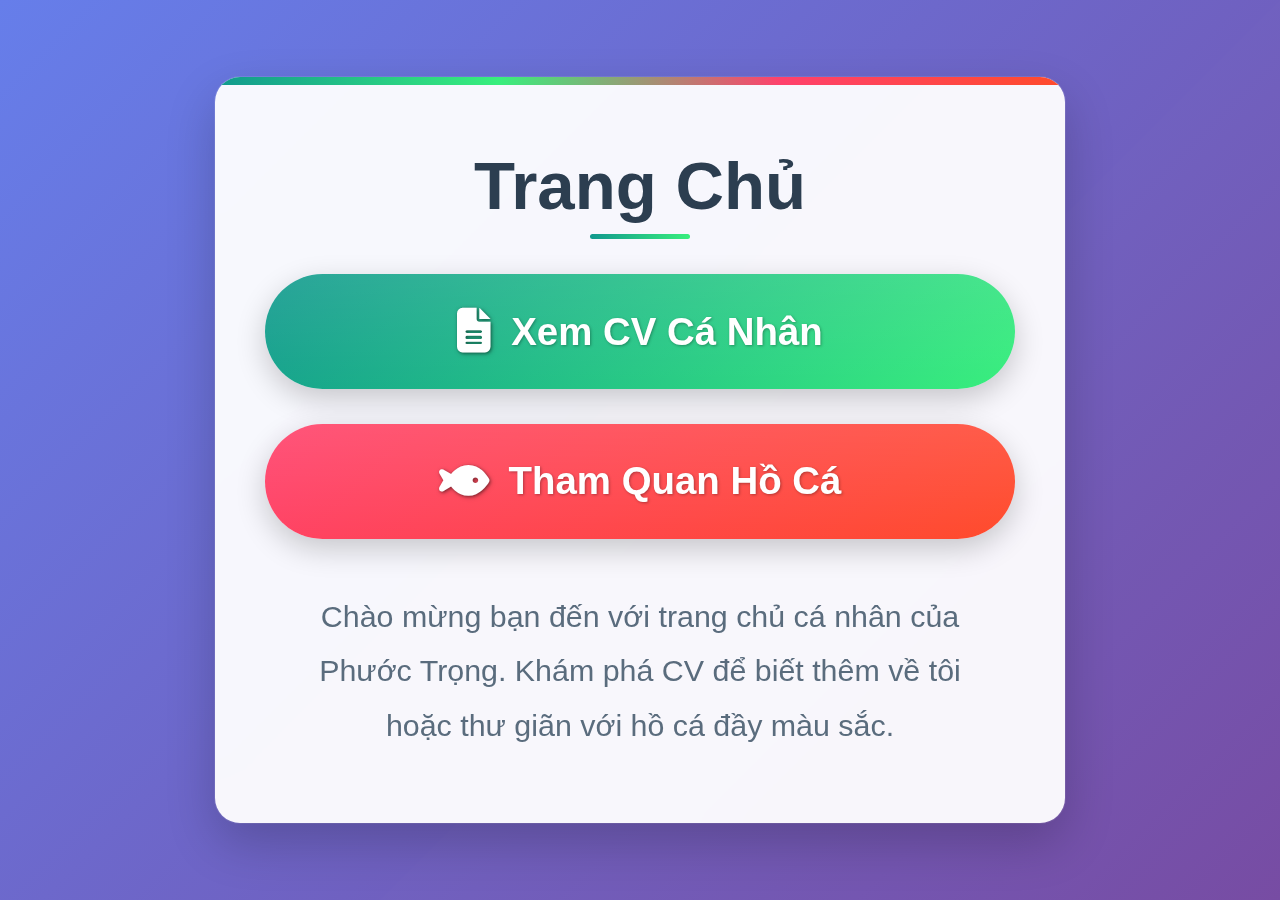
<file: index.html>
<!DOCTYPE html>
<html lang="vi">
<head>
    <meta charset="UTF-8">
    <meta name="viewport" content="width=device-width, initial-scale=1.0">
    <title>Trang Chủ Cá Nhân</title>
    <link rel="stylesheet" href="https://cdnjs.cloudflare.com/ajax/libs/font-awesome/6.4.0/css/all.min.css">
    <link rel="stylesheet" href="style.css">
</head>
<body>
    <div class="container floating">
        <h1>Trang Chủ</h1>
        <div class="links">
            <a href="https://phuoctrong1107.github.io/CV-Trong" class="link-btn cv-btn" target="_blank">
                <i class="fas fa-file-alt"></i>
                Xem CV Cá Nhân
            </a>
            <a href="https://phuoctrong1107.github.io/Hoca" class="link-btn fish-btn" target="_blank">
                <i class="fas fa-fish"></i> 
                Tham Quan Hồ Cá
            </a>
        </div>
        <div class="description">
            <p>Chào mừng bạn đến với trang chủ cá nhân của Phước Trọng. Khám phá CV để biết thêm về tôi hoặc thư giãn với hồ cá đầy màu sắc.</p>
        </div>
    </div>
</body>
</html>
</file>
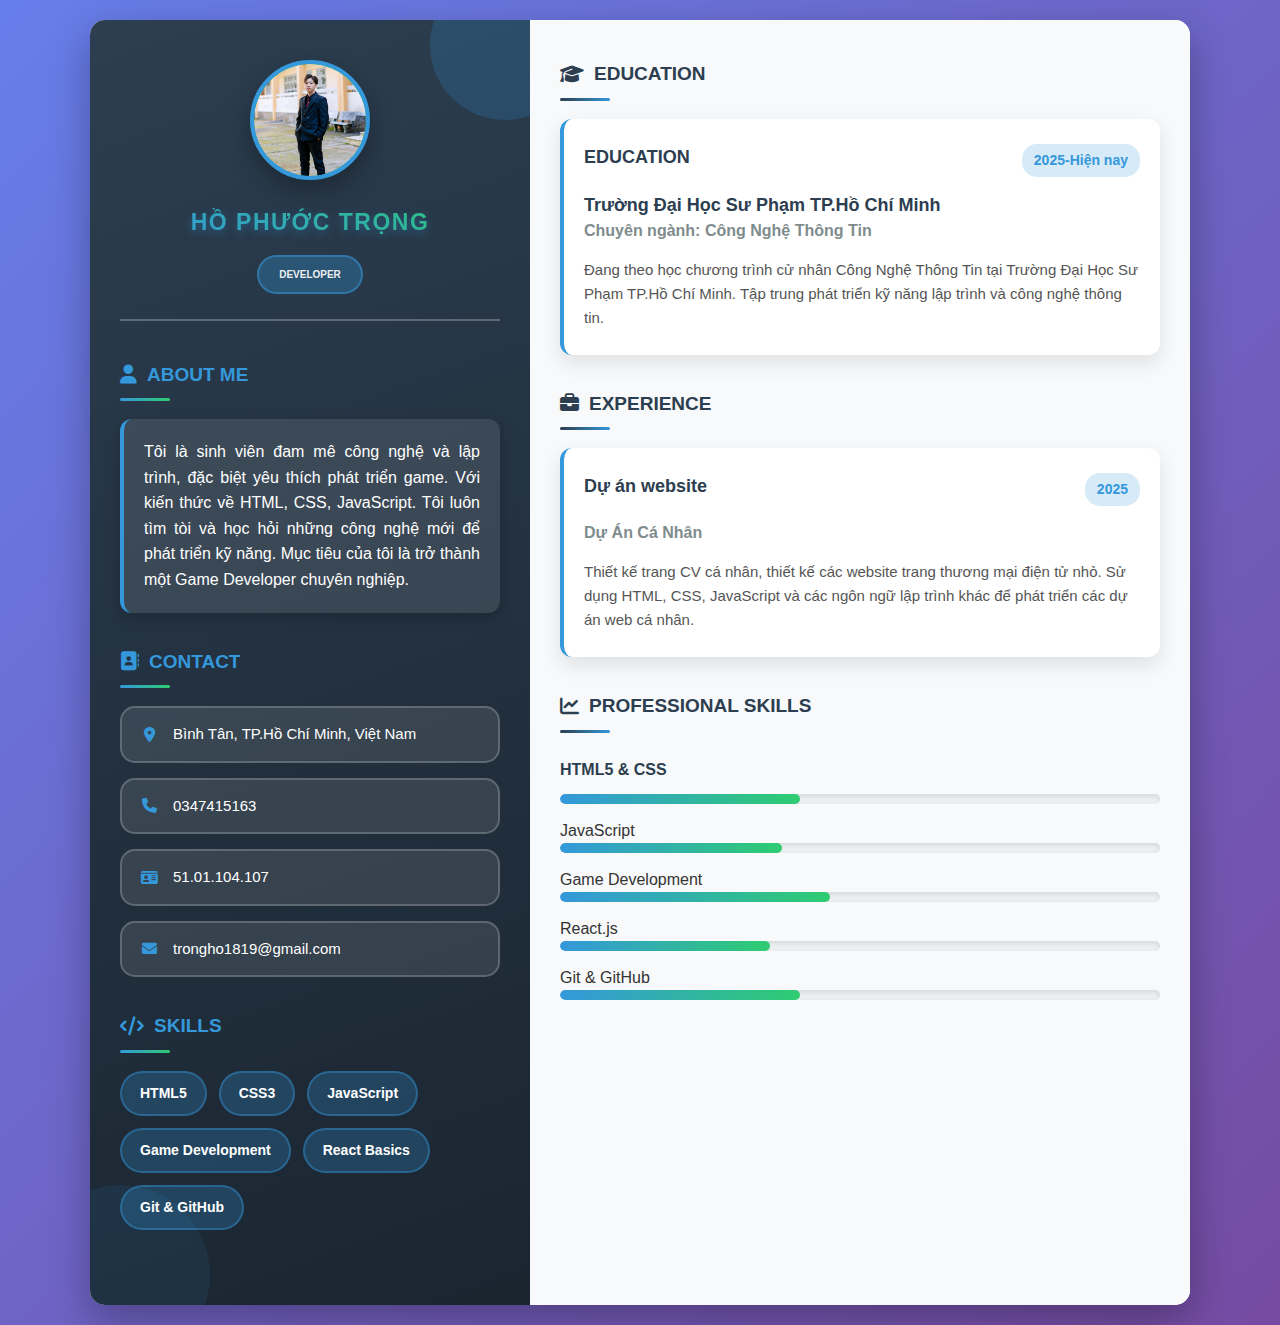
<file: CV/index.html>
<!DOCTYPE html>
<html lang="vi">
<head>
    <meta charset="UTF-8">
    <meta name="viewport" content="width=device-width, initial-scale=1.0">
    <title>CV - Hồ Phước Trọng</title>
    <link rel="stylesheet" href="https://cdnjs.cloudflare.com/ajax/libs/font-awesome/6.4.0/css/all.min.css">
    <style>
        * {
            margin: 0;
            padding: 0;
            box-sizing: border-box;
            font-family: 'Segoe UI', Tahoma, Geneva, Verdana, sans-serif;
        }
        
        body {
            background: linear-gradient(135deg, #667eea 0%, #764ba2 100%);
            color: #333;
            line-height: 1.5;
            padding: 20px 15px;
            min-height: 100vh;
            overflow-x: auto;
        }
        
        .cv-container {
            display: flex;
            width: 100%;
            max-width: 1100px;
            margin: 0 auto;
            background-color: white;
            box-shadow: 0 15px 40px rgba(0, 0, 0, 0.3);
            border-radius: 15px;
            overflow: hidden;
            min-height: auto;
            transform: translateY(0);
            transition: transform 0.3s ease;
        }
        
        .cv-container:hover {
            transform: translateY(-5px);
        }
        
        .left-column {
            width: 40%;
            background: linear-gradient(160deg, #2c3e50, #1a2530);
            color: white;
            padding: 40px 30px;
            position: relative;
            overflow: hidden;
        }
        
        .left-column::before {
            content: '';
            position: absolute;
            top: -50px;
            right: -50px;
            width: 150px;
            height: 150px;
            border-radius: 50%;
            background: rgba(52, 152, 219, 0.2);
        }
        
        .left-column::after {
            content: '';
            position: absolute;
            bottom: -60px;
            left: -60px;
            width: 180px;
            height: 180px;
            border-radius: 50%;
            background: rgba(52, 152, 219, 0.1);
        }
        
        .profile-header {
            text-align: center;
            margin-bottom: 40px;
            padding-bottom: 25px;
            border-bottom: 2px solid rgba(255, 255, 255, 0.25);
            position: relative;
            z-index: 2;
        }
        
        .avatar {
            width: 120px;
            height: 120px;
            border-radius: 50%;
            border: 4px solid #3498db;
            margin: 0 auto 25px;
            overflow: hidden;
            background: linear-gradient(45deg, #3498db, #2ecc71);
            display: flex;
            align-items: center;
            justify-content: center;
            box-shadow: 0 10px 25px rgba(0, 0, 0, 0.3);
        }

        .avatar img {
            width: 100%;
            height: 100%;
            object-fit: cover;
            border-radius: 50%;
        }
        
        .name {
            font-size: 23px;
            margin-bottom: 5px;
            font-weight: 700;
            letter-spacing: 1.5px;
            background: linear-gradient(45deg, #3498db, #2ecc71);
            -webkit-background-clip: text;
            -moz-background-clip: text;
            background-clip: text;
            -webkit-text-fill-color: transparent;
            -moz-text-fill-color: transparent;
            text-shadow: 0 3px 10px rgba(52, 152, 219, 0.4);
        }
        
        .job-title {
            font-size: 10px;
            color: #ecf0f1;
            font-weight: 600;
            margin-top: 10px;
            padding: 10px 20px;
            background: rgba(52, 152, 219, 0.3);
            border-radius: 25px;
            display: inline-block;
            border: 2px solid rgba(52, 152, 219, 0.5);
        }
        
        .section {
            margin-bottom: 35px;
            position: relative;
            z-index: 2;
        }
        
        .section-title {
            font-size: 19px;
            margin-bottom: 18px;
            position: relative;
            padding-bottom: 12px;
            color: #3498db;
            font-weight: 700;
            display: flex;
            align-items: center;
        }
        
        .section-title i {
            margin-right: 10px;
            font-size: 19px;
        }
        
        .section-title::after {
            content: '';
            position: absolute;
            bottom: 0;
            left: 0;
            width: 50px;
            height: 3px;
            background: linear-gradient(90deg, #3498db, #2ecc71);
            border-radius: 3px;
        }
        
        .about-me {
            line-height: 1.6;
            text-align: justify;
            background: rgba(255, 255, 255, 0.1);
            padding: 20px;
            border-radius: 12px;
            border-left: 4px solid #3498db;
            box-shadow: 0 5px 15px rgba(0, 0, 0, 0.2);
            font-size: 16px;
        }
        
        .contact-info {
            list-style: none;
        }
        
        .contact-info li {
            margin-bottom: 15px;
            display: flex;
            align-items: center;
            padding: 15px 18px;
            background: rgba(255, 255, 255, 0.1);
            border-radius: 15px;
            transition: all 0.3s ease;
            border: 2px solid rgba(255, 255, 255, 0.2);
            font-size: 15px;
        }
        
        .contact-info li:hover {
            background: rgba(52, 152, 219, 0.3);
            transform: translateX(5px);
            border-color: rgba(52, 152, 219, 0.6);
        }
        
        .contact-info i {
            margin-right: 15px;
            width: 18px;
            text-align: center;
            color: #3498db;
            font-size: 15px;
        }
        
        .skills-list {
            list-style: none;
            display: flex;
            flex-wrap: wrap;
            gap: 12px;
        }
        
        .skills-list li {
            margin-bottom: 0;
            padding: 10px 18px;
            background: rgba(52, 152, 219, 0.25);
            border-radius: 25px;
            border: 2px solid rgba(52, 152, 219, 0.4);
            transition: all 0.3s ease;
            font-weight: 600;
            font-size: 14px;
        }
        
        .skills-list li:hover {
            background: rgba(52, 152, 219, 0.4);
            transform: translateY(-4px);
            box-shadow: 0 8px 20px rgba(0, 0, 0, 0.2);
        }
        
        .right-column {
            width: 60%;
            padding: 40px 30px;
            background: #f8f9fa;
        }
        
        .right-column .section-title {
            color: #2c3e50;
            font-size: 19px;
        }
        
        .right-column .section-title::after {
            background: linear-gradient(90deg, #2c3e50, #3498db);
        }
        
        .education-item, .experience-item, .project-item {
            margin-bottom: 30px;
            position: relative;
            padding: 25px 20px;
            background: white;
            border-radius: 12px;
            box-shadow: 0 8px 20px rgba(0, 0, 0, 0.1);
            border-left: 4px solid #3498db;
            transition: all 0.3s ease;
        }
        
        .education-item:hover, .experience-item:hover, .project-item:hover {
            transform: translateY(-5px);
            box-shadow: 0 12px 25px rgba(0, 0, 0, 0.15);
        }
        
        .item-header {
            display: flex;
            justify-content: space-between;
            margin-bottom: 15px;
            align-items: flex-start;
        }
        
        .item-title {
            font-weight: 700;
            color: #2c3e50;
            font-size: 18px;
        }
        
        .item-period {
            color: #3498db;
            font-weight: 700;
            background: rgba(52, 152, 219, 0.2);
            padding: 6px 12px;
            border-radius: 15px;
            font-size: 14px;
        }
        
        .item-subtitle {
            font-weight: 600;
            color: #7f8c8d;
            margin-bottom: 15px;
            font-size: 16px;
        }
        
        .item-description {
            line-height: 1.6;
            color: #555;
            font-size: 15px;
        }
        
        .education-item .item-description {
            font-size: 15px;
            line-height: 1.6;
        }
        
        .progress-container {
            margin-top: 25px;
        }
        
        .progress-container > div:first-child {
            font-weight: 700;
            color: #2c3e50;
            margin-bottom: 12px;
            font-size: 16px;
        }
        
        .progress-bar {
            height: 10px;
            background: #ecf0f1;
            border-radius: 8px;
            overflow: hidden;
            margin-bottom: 15px;
            box-shadow: inset 0 2px 5px rgba(0,0,0,0.1);
        }
        
        .progress {
            height: 100%;
            background: linear-gradient(90deg, #3498db, #2ecc71);
            border-radius: 8px;
            transition: width 1.5s ease-in-out;
        }
        
        @media (max-width: 992px) {
            .cv-container {
                flex-direction: column;
                width: 95%;
            }
            
            .left-column, .right-column {
                width: 100%;
                padding: 30px 25px;
            }
            
            body {
                padding: 15px 10px;
            }
            
            .name {
                font-size: 24px;
            }
            
            .job-title {
                font-size: 16px;
            }
        }
        
        @media (max-width: 576px) {
            .item-header {
                flex-direction: column;
                align-items: flex-start;
            }
            
            .item-period {
                margin-top: 8px;
            }
            
            .left-column, .right-column {
                padding: 20px 15px;
            }
            
            .section-title {
                font-size: 19px;
            }
        }
    </style>
</head>
<body>
    <div class="cv-container">
        <div class="left-column">
            <div class="profile-header">
                <div class="avatar">
                    <img src="avatar.jfif">
                </div>
                <h1 class="name">HỒ PHƯỚC TRỌNG</h1>
                <div class="job-title">DEVELOPER</div>
            </div>
            
            <div class="section">
                <h2 class="section-title">
                    <i class="fas fa-user"></i> ABOUT ME
                </h2>
                <div class="about-me">
                    <p>Tôi là sinh viên đam mê công nghệ và lập trình, đặc biệt yêu thích phát triển game. Với kiến thức về HTML, CSS, JavaScript. Tôi luôn tìm tòi và học hỏi những công nghệ mới để phát triển kỹ năng. Mục tiêu của tôi là trở thành một Game Developer chuyên nghiệp.</p>
                </div>
            </div>
            
            <div class="section">
                <h2 class="section-title">
                    <i class="fas fa-address-book"></i> CONTACT
                </h2>
                <ul class="contact-info">
                    <li>
                        <i class="fas fa-map-marker-alt"></i>
                        <span>Bình Tân, TP.Hồ Chí Minh, Việt Nam</span>
                    </li>
                    <li>
                        <i class="fas fa-phone"></i>
                        <span>0347415163</span>
                    </li>
                    <li>
                        <i class="fas fa-id-card"></i>
                        <span>51.01.104.107</span>
                    </li>
                    <li>
                        <i class="fas fa-envelope"></i>
                        <span>trongho1819@gmail.com</span>
                    </li>
                </ul>
            </div>
            
            <div class="section">
                <h2 class="section-title">
                    <i class="fas fa-code"></i> SKILLS
                </h2>
                <ul class="skills-list">
                    <li>HTML5</li>
                    <li>CSS3</li>
                    <li>JavaScript</li>
                    <li>Game Development</li>
                    <li>React Basics</li>
                    <li>Git & GitHub</li>
                </ul>
            </div>
        </div>
        
        <div class="right-column">
            <div class="section">
                <h2 class="section-title">
                    <i class="fas fa-graduation-cap"></i> EDUCATION
                </h2>
                
                <div class="education-item">
                    <div class="item-header">
                        <div class="item-title">EDUCATION</div>
                        <div class="item-period">2025-Hiện nay</div>
                    </div>
                    <div class="item-title">Trường Đại Học Sư Phạm TP.Hồ Chí Minh</div>
                    <div class="item-subtitle">Chuyên ngành: Công Nghệ Thông Tin</div>
                    <div class="item-description">
                        <p>Đang theo học chương trình cử nhân Công Nghệ Thông Tin tại Trường Đại Học Sư Phạm TP.Hồ Chí Minh. Tập trung phát triển kỹ năng lập trình và công nghệ thông tin.</p>
                    </div>
                </div>
            </div>
            
            <div class="section">
                <h2 class="section-title">
                    <i class="fas fa-briefcase"></i> EXPERIENCE
                </h2>
                
                <div class="experience-item">
                    <div class="item-header">
                        <div class="item-title">Dự án website</div>
                        <div class="item-period">2025</div>
                    </div>
                    <div class="item-subtitle">Dự Án Cá Nhân</div>
                    <div class="item-description">
                        <p>Thiết kế trang CV cá nhân, thiết kế các website trang thương mại điện tử nhỏ. Sử dụng HTML, CSS, JavaScript và các ngôn ngữ lập trình khác để phát triển các dự án web cá nhân.</p>
                    </div>
                </div>
            </div>
            
            <div class="section">
                <h2 class="section-title">
                    <i class="fas fa-chart-line"></i> PROFESSIONAL SKILLS
                </h2>
                
                <div class="progress-container">
                    <div>HTML5 & CSS</div>
                    <div class="progress-bar">
                        <div class="progress" style="width: 40%"></div>
                    </div>
                    
                    <div>JavaScript</div>
                    <div class="progress-bar">
                        <div class="progress" style="width: 37%"></div>
                    </div>
                    
                    <div>Game Development</div>
                    <div class="progress-bar">
                        <div class="progress" style="width: 45%"></div>
                    </div>
                    
                    <div>React.js</div>
                    <div class="progress-bar">
                        <div class="progress" style="width: 35%"></div>
                    </div>

                    <div>Git & GitHub</div>
                    <div class="progress-bar">
                        <div class="progress" style="width: 40%"></div>
                    </div>
                </div>
            </div>
        </div>
    </div>

    <script>
        document.addEventListener('DOMContentLoaded', function() {
            const progressBars = document.querySelectorAll('.progress');
            progressBars.forEach(bar => {
                const width = bar.style.width;
                bar.style.width = '0';
                setTimeout(() => {
                    bar.style.width = width;
                }, 500);
            });
        });
    </script>
</body>
</html>
</file>
<file: style.css>
* {
            margin: 0;
            padding: 0;
            box-sizing: border-box;
            font-family: 'Poppins', 'Segoe UI', Tahoma, Geneva, Verdana, sans-serif;
        }
        
        body {
            background: linear-gradient(135deg, #667eea 0%, #764ba2 100%);
            min-height: 100vh;
            display: flex;
            justify-content: center;
            align-items: center;
            padding: 20px;
            position: relative;
            overflow: hidden;
        }
        body::before {
            content: '';
            position: absolute;
            top: 0;
            left: 0;
            width: 100%;
            height: 100%;
            background: url('data:image/svg+xml,<svg xmlns="http://www.w3.org/2000/svg" viewBox="0 0 1000 1000"><polygon fill="%23ffffff10" points="0,1000 1000,0 1000,1000"/></svg>');
            background-size: cover;
            opacity: 0.1;
        }
        
        .container {
            background: rgba(255, 255, 255, 0.95);
            backdrop-filter: blur(10px);
            border-radius: 25px;
            box-shadow: 0 20px 50px rgba(0, 0, 0, 0.2), 0 0 0 1px rgba(255, 255, 255, 0.1);
            padding: 70px 50px;
            text-align: center;
            max-width: 850px;
            width: 100%;
            position: relative;
            z-index: 1;
            overflow: hidden;
        }
        
        .container::before {
            content: '';
            position: absolute;
            top: 0;
            left: 0;
            width: 100%;
            height: 8px;
            background: linear-gradient(to right, #11998e, #38ef7d, #ff416c, #ff4b2b);
            z-index: 2;
        }
        
        h1 {
            color: #2c3e50;
            margin-bottom: 50px;
            font-size: 4.2rem;
            font-weight: 700;
            position: relative;
            display: inline-block;
        }
        
        h1::after {
            content: '';
            position: absolute;
            bottom: -15px;
            left: 50%;
            transform: translateX(-50%);
            width: 100px;
            height: 5px;
            background: linear-gradient(to right, #11998e, #38ef7d);
            border-radius: 5px;
        }
        
        .links {
            display: flex;
            flex-direction: column;
            gap: 35px;
            margin-bottom: 50px;
        }
        
        .link-btn {
            display: flex;
            align-items: center;
            justify-content: center;
            gap: 20px;
            padding: 35px 50px;
            color: white;
            text-decoration: none;
            border-radius: 75px;
            font-size: 2.4rem;
            font-weight: 700;
            transition: all 0.4s cubic-bezier(0.175, 0.885, 0.32, 1.275);
            box-shadow: 0 10px 30px rgba(0, 0, 0, 0.2);
            text-shadow: 1px 1px 3px rgba(0, 0, 0, 0.3);
            position: relative;
            overflow: hidden;
            z-index: 1;
        }
        
        .link-btn::before {
            content: '';
            position: absolute;
            top: 0;
            left: 0;
            width: 100%;
            height: 100%;
            background: linear-gradient(rgba(255,255,255,0.1), rgba(255,255,255,0));
            z-index: -1;
        }
        
        .link-btn::after {
            content: '';
            position: absolute;
            top: 0;
            left: -100%;
            width: 100%;
            height: 100%;
            background: linear-gradient(90deg, transparent, rgba(255,255,255,0.3), transparent);
            transition: left 0.7s;
            z-index: -1;
        }
        
        .link-btn:hover::after {
            left: 100%;
        }
        
        .link-btn:hover {
            transform: translateY(-10px) scale(1.05);
            box-shadow: 0 20px 40px rgba(0, 0, 0, 0.3);
        }
        
        .link-btn i {
            font-size: 2.8rem;
            filter: drop-shadow(1px 1px 2px rgba(0,0,0,0.3));
        }
        
        .cv-btn {
            background: linear-gradient(135deg, #11998e, #38ef7d);
        }
        
        .fish-btn {
            background: linear-gradient(135deg, #ff416c, #ff4b2b);
        }
        
        .description {
            margin-top: 50px;
            color: #5a6c7d;
            font-size: 1.9rem;
            line-height: 1.8;
            padding: 0 30px;
            font-weight: 500;
        }
        
        .container {
            animation: fadeInUp 1s ease-out;
        }
        
        @keyframes fadeInUp {
            from { 
                opacity: 0; 
                transform: translateY(40px) scale(0.95);
            }
            to { 
                opacity: 1; 
                transform: translateY(0) scale(1);
            }
        }
        
        .floating {
            animation: floating 6s ease-in-out infinite;
        }
        
        @keyframes floating {
            0% { transform: translateY(0px); }
            50% { transform: translateY(-15px); }
            100% { transform: translateY(0px); }
        }
        
        @media (max-width: 768px) {
            h1 {
                font-size: 3.2rem;
            }
            
            .link-btn {
                font-size: 2rem;
                padding: 30px 40px;
            }
            
            .description {
                font-size: 1.6rem;
            }
        }
        
        @media (max-width: 480px) {
            .container {
                padding: 50px 25px;
            }
            
            h1 {
                font-size: 2.8rem;
                margin-bottom: 40px;
            }
            
            .link-btn {
                font-size: 1.7rem;
                padding: 25px 30px;
                flex-direction: column;
                gap: 10px;
            }
            
            .description {
                font-size: 1.4rem;
                padding: 0 15px;
            }
        }
</file>
